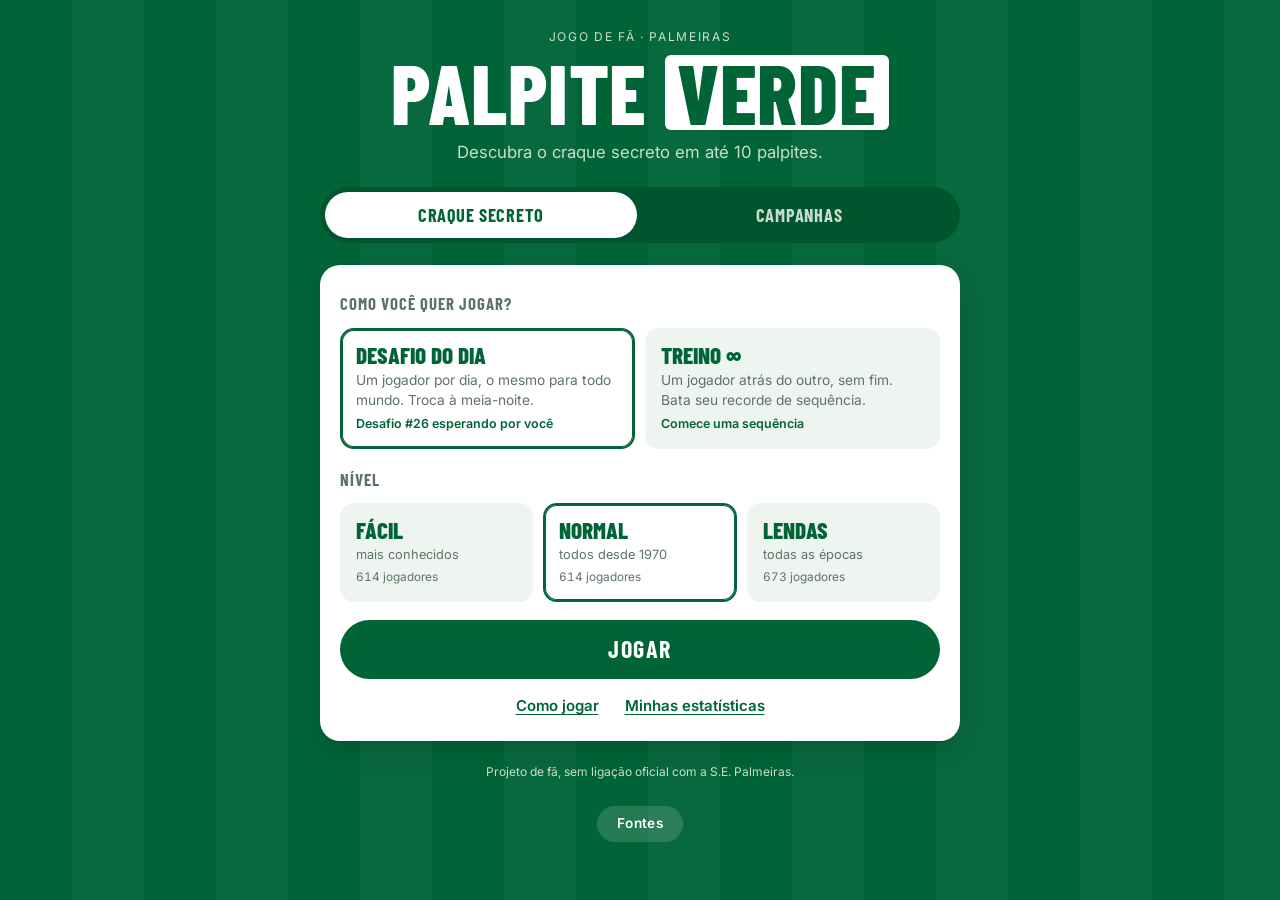
<file: index.html>
<!doctype html>
<html lang="pt-BR">
<head>
  <meta charset="utf-8">
  <meta name="viewport" content="width=device-width, initial-scale=1, viewport-fit=cover">
  <title>Palpite Verde</title>
  <meta name="description" content="Adivinhe o jogador do Palmeiras em 10 palpites. Projeto de fã, não oficial.">
  <meta name="theme-color" content="#006437">
  <link rel="preconnect" href="https://fonts.googleapis.com">
  <link rel="preconnect" href="https://fonts.gstatic.com" crossorigin>
  <link rel="stylesheet" href="https://fonts.googleapis.com/css2?family=Barlow+Condensed:wght@600;700;800&family=Inter:wght@400;500;600;700&display=swap">
  <link rel="stylesheet" href="css/estilo.css?v=202611101131">
</head>
<body>
  <!-- ===================== TELA INICIAL ===================== -->
  <main class="inicio" id="tela-inicio">
    <header class="inicio__marca">
      <p class="inicio__sobre">Jogo de fã · Palmeiras</p>
      <h1 class="logo">Palpite <span>Verde</span></h1>
      <p class="inicio__lema" id="lema">Descubra o craque secreto em até 10 palpites.</p>
    </header>

    <div class="jogos-abas" role="tablist" aria-label="Escolha o jogo">
      <button class="jogos-aba" id="aba-craque" role="tab" aria-selected="true" aria-controls="painel-craque">Craque secreto</button>
      <button class="jogos-aba" id="aba-campanhas" role="tab" aria-selected="false" aria-controls="painel-campanhas">Campanhas</button>
    </div>

    <section class="painel" id="painel-craque" role="tabpanel" aria-labelledby="t-modo">
      <h2 class="painel__titulo" id="t-modo">Como você quer jogar?</h2>
      <div class="opcoes-grandes" role="radiogroup" aria-labelledby="t-modo">
        <button class="opcao" id="op-dia" data-modo="dia" role="radio" aria-checked="true">
          <span class="opcao__nome">Desafio do dia</span>
          <span class="opcao__texto">Um jogador por dia, o mesmo para todo mundo. Troca à meia-noite.</span>
          <span class="opcao__extra" id="op-dia-status"></span>
        </button>
        <button class="opcao" id="op-treino" data-modo="treino" role="radio" aria-checked="false">
          <span class="opcao__nome">Treino ∞</span>
          <span class="opcao__texto">Um jogador atrás do outro, sem fim. Bata seu recorde de sequência.</span>
          <span class="opcao__extra" id="op-treino-status"></span>
        </button>
      </div>

      <h2 class="painel__titulo" id="t-nivel">Nível</h2>
      <div class="niveis" role="radiogroup" aria-labelledby="t-nivel">
        <button class="nivel" id="nv-facil" data-nivel="facil" role="radio" aria-checked="false">
          <span class="nivel__nome">Fácil</span><span class="nivel__ano">mais conhecidos</span><span class="nivel__qtd" data-qtd="facil"></span>
        </button>
        <button class="nivel" id="nv-dificil" data-nivel="dificil" role="radio" aria-checked="true">
          <span class="nivel__nome">Normal</span><span class="nivel__ano">todos desde 1970</span><span class="nivel__qtd" data-qtd="dificil"></span>
        </button>
        <button class="nivel" id="nv-lendas" data-nivel="lendas" role="radio" aria-checked="false">
          <span class="nivel__nome">Lendas</span><span class="nivel__ano">todas as épocas</span><span class="nivel__qtd" data-qtd="lendas"></span>
        </button>
      </div>

      <button class="botao botao--grande" id="btn-jogar">Jogar</button>
      <div class="inicio__links">
        <button class="link" id="btn-ajuda-inicio">Como jogar</button>
        <button class="link" id="btn-stats-inicio">Minhas estatísticas</button>
      </div>
    </section>

    <section class="painel" id="painel-campanhas" role="tabpanel" aria-labelledby="t-camp" hidden>
      <h2 class="painel__titulo" id="t-camp">Campeonato</h2>
      <div class="opcoes-grandes" role="radiogroup" aria-labelledby="t-camp">
        <button class="opcao camp-comp" id="cp-libertadores" data-comp="libertadores" role="radio" aria-checked="true">
          <span class="opcao__nome">Libertadores</span>
          <span class="opcao__texto">Da fase de grupos à final. A dica é a bandeira do país de cada adversário.</span>
          <span class="opcao__extra" data-anos="libertadores"></span>
        </button>
        <button class="opcao camp-comp" id="cp-copa" data-comp="copa" role="radio" aria-checked="false">
          <span class="opcao__nome">Copa do Brasil</span>
          <span class="opcao__texto">A chave do mata-mata. A dica é o estado de cada adversário.</span>
          <span class="opcao__extra" data-anos="copa"></span>
        </button>
      </div>

      <h2 class="painel__titulo" id="t-camp-modo">Modo</h2>
      <div class="niveis" role="radiogroup" aria-labelledby="t-camp-modo">
        <button class="nivel camp-modo" id="cm-normal" data-modo="normal" role="radio" aria-checked="true">
          <span class="nivel__nome">Normal</span>
        </button>
        <button class="nivel camp-modo" id="cm-dificil" data-modo="dificil" role="radio" aria-checked="false">
          <span class="nivel__nome">Difícil</span>
        </button>
        <button class="nivel camp-modo" id="cm-extremo" data-modo="extremo" role="radio" aria-checked="false">
          <span class="nivel__nome">Extremo</span>
        </button>
      </div>

      <button class="botao botao--grande" id="btn-jogar-camp">Jogar</button>
      <div class="inicio__links">
        <button class="link" id="btn-ajuda-camp-inicio">Como jogar</button>
      </div>
    </section>

    <p class="rodape">Projeto de fã, sem ligação oficial com a S.E. Palmeiras.</p>
    <button class="botao-fontes" data-fontes>Fontes</button>
  </main>

  <!-- ===================== TELA DE JOGO ===================== -->
  <div class="jogo" id="tela-jogo" hidden>
    <header class="barra">
      <button class="barra__voltar" id="btn-inicio" aria-label="Voltar para o início">← Início</button>
      <p class="barra__titulo"><span class="logo logo--mini">Palpite <span>Verde</span></span><span class="chip" id="chip-modo"></span></p>
      <nav class="barra__acoes">
        <button class="icone" id="btn-stats" aria-label="Estatísticas" title="Estatísticas">
          <svg viewBox="0 0 20 20" aria-hidden="true"><rect x="3" y="10" width="3" height="7" rx="1"/><rect x="8.5" y="6" width="3" height="11" rx="1"/><rect x="14" y="3" width="3" height="14" rx="1"/></svg>
        </button>
        <button class="icone" id="btn-ajuda" aria-label="Como jogar" title="Como jogar">?</button>
      </nav>
    </header>

    <main class="palco">
      <div class="placar" id="placar" hidden aria-label="Placar do treino infinito">
        <div><b id="placar-acertos">0/0</b><small>Acertos</small></div>
        <div><b id="placar-seq">0</b><small>Sequência</small></div>
        <div><b id="placar-recorde">0</b><small>Recorde</small></div>
      </div>

      <div class="linha-status">
        <p class="status" id="status" aria-live="polite"></p>
        <button class="botao botao--contorno botao--pequeno" id="btn-novo" hidden>Pular</button>
      </div>

      <form class="busca" id="form-palpite" autocomplete="off">
        <label for="campo" class="sr">Seu palpite</label>
        <input id="campo" class="busca__campo" type="text" placeholder="Digite o nome de um jogador"
               role="combobox" aria-expanded="false" aria-controls="sugestoes" aria-autocomplete="list" spellcheck="false">
        <ul class="sugestoes" id="sugestoes" role="listbox" hidden></ul>
      </form>

      <div class="legenda" aria-hidden="true">
        <span><i class="pin pin--ok"></i>Acertou</span>
        <span><i class="pin pin--perto"></i>Perto</span>
        <span><i class="pin pin--longe"></i>Longe</span>
        <span>↑↓ o certo é maior/menor</span>
      </div>

      <section class="fim" id="fim" hidden>
        <p class="fim__selo" id="fim-selo"></p>
        <h2 id="fim-titulo"></h2>
        <p id="fim-texto"></p>
        <div class="fim__acoes">
          <button class="botao" id="btn-de-novo" hidden>Próximo jogador →</button>
          <button class="botao" id="btn-card">Criar card do resultado</button>
          <button class="botao botao--contorno" id="btn-compartilhar">Copiar resultado</button>
        </div>
        <p class="fim__proximo" id="fim-proximo"></p>
        <p><a id="fim-wiki" class="fim__wiki" target="_blank" rel="noopener" hidden>Ver o jogador na Wikipédia ↗</a></p>
      </section>

      <section class="palpites" id="palpites" aria-label="Seus palpites"></section>
      <button class="botao-fontes" data-fontes>Fontes</button>
    </main>
  </div>

  <!-- ===================== JOGO DE CAMPANHAS ===================== -->
  <div class="jogo" id="tela-campanha" hidden>
    <header class="barra">
      <button class="barra__voltar" id="btn-camp-inicio" aria-label="Voltar para o início">← Início</button>
      <p class="barra__titulo"><span class="logo logo--mini">Palpite <span>Verde</span></span><span class="chip" id="camp-chip"></span></p>
      <nav class="barra__acoes">
        <button class="icone" id="btn-ajuda-camp" aria-label="Como jogar" title="Como jogar">?</button>
      </nav>
    </header>

    <main class="palco">
      <h2 class="camp-cabecalho"><span class="camp-cabecalho__ano" id="camp-ano-titulo"></span><span class="camp-cabecalho__comp" id="camp-comp-titulo"></span></h2>
      <div class="placar" aria-label="Placar da campanha">
        <div><b id="camp-acertos">0/0</b><small>Jogos descobertos</small></div>
        <div><b id="camp-chances">0</b><small>Chances</small></div>
        <div><b id="camp-total">0</b><small>Jogos na campanha</small></div>
      </div>

      <form class="busca busca--camp" id="form-camp" autocomplete="off">
        <div class="busca__linha">
          <div class="busca__time">
            <label for="camp-campo" class="sr">Adversário</label>
            <input id="camp-campo" class="busca__campo" type="text" placeholder="Digite um adversário"
                   role="combobox" aria-expanded="false" aria-controls="camp-sugestoes" aria-autocomplete="list" spellcheck="false">
            <ul class="sugestoes" id="camp-sugestoes" role="listbox" hidden></ul>
          </div>
          <div class="placar-palpite" id="camp-placar" hidden>
            <label class="gol"><span>SEP</span><input id="camp-gp" type="number" inputmode="numeric" min="0" max="20" aria-label="Gols do Palmeiras"></label>
            <span class="gol__x" aria-hidden="true">×</span>
            <label class="gol"><span>RIVAL</span><input id="camp-gc" type="number" inputmode="numeric" min="0" max="20" aria-label="Gols do adversário"></label>
          </div>
          <button class="botao botao--chutar" id="btn-chutar" type="submit">Chutar</button>
        </div>
      </form>

      <p class="camp-retorno" id="camp-retorno" aria-live="polite"></p>
      <div class="camp-erros" id="camp-erros" aria-label="Palpites errados"></div>

      <section class="fim" id="camp-fim" hidden>
        <p class="fim__selo" id="camp-fim-selo"></p>
        <h2 id="camp-fim-titulo"></h2>
        <p id="camp-fim-texto"></p>
        <div class="fim__acoes">
          <button class="botao" id="btn-camp-outro">Jogar outra campanha</button>
          <button class="botao" id="btn-camp-card">Criar card do resultado</button>
          <button class="botao botao--contorno" id="btn-camp-copiar">Copiar resultado</button>
        </div>
      </section>

      <section class="chave" id="camp-chave" aria-label="Campanha do Palmeiras"></section>
      <button class="botao-fontes" data-fontes>Fontes</button>
    </main>
  </div>

  <!-- ===================== MODAIS ===================== -->
  <dialog class="modal modal--fontes" id="modal-fontes">
    <button class="modal__fechar" data-fechar aria-label="Fechar">×</button>
    <h2>Fontes</h2>
    <p class="sub">Projeto de fã, sem ligação oficial com a Sociedade Esportiva Palmeiras. Os dados podem conter erros; correções são bem-vindas.</p>

    <h3>Craque secreto: jogadores</h3>
    <ul class="fontes">
      <li><a href="https://pt.wikipedia.org/wiki/Categoria:Futebolistas_da_Sociedade_Esportiva_Palmeiras" target="_blank" rel="noopener">Wikipédia em português</a>: fichas dos jogadores (jogos, gols, anos, posição e nascimento). Licença CC BY-SA 4.0.</li>
      <li><a href="https://www.wikidata.org" target="_blank" rel="noopener">Wikidata</a>: lista de quem passou pelo clube e dados que faltam nas fichas. Licença CC0.</li>
      <li><a href="https://www.kaggle.com/datasets/felipesembay/sofascore-and-transfermarkt-football-data" target="_blank" rel="noopener">Kaggle: Sofascore and Transfermarkt Football Data</a> (felipesembay): jogadores de 2024 sem artigo na Wikipédia. Licença DbCL 1.0.</li>
    </ul>

    <h3>Campanhas: Libertadores e Copa do Brasil</h3>
    <ul class="fontes">
      <li><a href="https://www.kaggle.com/datasets/ernestonlm/conmebol-libertadores-results-from-2011-to-2022" target="_blank" rel="noopener">Kaggle: Conmebol Libertadores results</a> (ernestonlm): Libertadores 2013 e 2016–2024. Licença CC0.</li>
      <li><a href="https://www.kaggle.com/datasets/ricardomattos05/jogos-do-campeonato-brasileiro" target="_blank" rel="noopener">Kaggle: Brazilian Soccer Database</a> (ricardomattos05): Copa do Brasil 2012–2021. Licença CC BY 4.0.</li>
      <li><a href="https://www.rsssf.org" target="_blank" rel="noopener">RSSSF – Rec.Sport.Soccer Statistics Foundation</a> e RSSSF Brasil: Libertadores 1994–2009 e Copa do Brasil 1992–2011 e 2022–2024. Dados usados com crédito à RSSSF e aos autores das páginas.</li>
      <li><a href="https://en.wikipedia.org/wiki/2025_SE_Palmeiras_season" target="_blank" rel="noopener">Wikipédia em inglês: 2025 SE Palmeiras season</a>: campanhas de 2025. Licença CC BY-SA 4.0.</li>
    </ul>

    <h3>Imagens e letras</h3>
    <ul class="fontes">
      <li><a href="https://commons.wikimedia.org" target="_blank" rel="noopener">Wikimedia Commons</a>: bandeiras dos estados e países (domínio público).</li>
      <li><a href="https://fonts.google.com" target="_blank" rel="noopener">Google Fonts</a>: Barlow Condensed e Inter (licença SIL Open Font).</li>
    </ul>
  </dialog>

  <dialog class="modal" id="modal-ajuda-camp">
    <button class="modal__fechar" data-fechar aria-label="Fechar">×</button>
    <h2>Campanhas</h2>
    <p>Escolha a Libertadores ou a Copa do Brasil; o ano é sorteado a cada partida. Aparece a campanha do Palmeiras jogo a jogo, com a fase, a data, o mando e uma dica de cada adversário: a <b>bandeira do país</b> na Libertadores, o <b>estado</b> na Copa do Brasil.</p>
    <p>Descubra quem o Palmeiras enfrentou. Cada palpite gasta uma chance, certo ou errado. Para calcular as chances, os jogos contra o mesmo adversário numa fase contam como um só (ida e volta no mata-mata, casa e fora nos grupos). No Extremo, cada jogo conta separado (casa e fora nos grupos e ida e volta no mata-mata valem 2).</p>
    <table class="tabela">
      <tr><th>Normal</th><td>chances = 2 × número de jogos. Acertou o time, aparecem todos os jogos contra ele.</td></tr>
      <tr><th>Difícil</th><td>chances = 1,5 × número de jogos. Mesmas regras do Normal.</td></tr>
      <tr><th>Extremo</th><td>chances = 1,5 × acertos necessários (cada jogo conta: casa e fora nos grupos e ida e volta no mata-mata valem 2). Cada palpite é time + placar (SEP × RIVAL; caixa vazia vale 0) e revela um jogo por vez: no ida e volta, é preciso acertar os dois placares. O ano só aparece no fim.</td></tr>
    </table>
    <p class="sub">Disponível: Libertadores 1994–2025 (as edições disputadas pelo Palmeiras desde o formato com mata-mata) e Copa do Brasil 1992–2025. Placares no tempo normal; pênaltis indicados no agregado. Em alguns jogos antigos a fonte não traz a data.</p>
  </dialog>

  <dialog class="modal" id="modal-ajuda">
    <button class="modal__fechar" data-fechar aria-label="Fechar">×</button>
    <h2>Como jogar</h2>
    <p>Descubra o jogador secreto do Palmeiras em até <strong>10 palpites</strong>. Cada palpite mostra uma ficha que compara o jogador que você chutou com o secreto:</p>
    <ul class="regras">
      <li><i class="pin pin--ok"></i><b>Verde</b>: igual ao jogador secreto.</li>
      <li><i class="pin pin--perto"></i><b>Verde-claro</b>: chegou perto.</li>
      <li><i class="pin pin--longe"></i><b>Cinza</b>: longe.</li>
      <li><b>↑ / ↓</b>: o número do jogador secreto é maior / menor.</li>
      <li><i class="pin pin--sem"></i><b>?</b>: a fonte não informa esse dado.</li>
    </ul>
    <h3>O que conta como “perto”</h3>
    <table class="tabela">
      <tr><th>Estreia / Último jogo</th><td>até 5 anos de diferença</td></tr>
      <tr><th>Jogos</th><td>até 25 jogos</td></tr>
      <tr><th>Gols</th><td>até 10 gols</td></tr>
      <tr><th>Nascimento</th><td>outro estado da mesma região do Brasil</td></tr>
      <tr><th>Posição e país</th><td>não têm “perto”: ou acertou, ou está longe</td></tr>
    </table>
    <h3>Níveis</h3>
    <p><b>Fácil</b> e <b>Normal</b>: valem jogadores que atuaram pelo clube de 1970 para cá. No Fácil, o jogador sorteado é de 2010 em diante em 95% das vezes; no Normal, é de 2000 em diante em 75% das vezes. <b>Lendas</b>: todas as épocas, incluindo os grandes nomes de antes de 1970.</p>
    <p>O sorteio dá preferência a jogadores mais recentes e a quem tem mais jogos pelo clube. Quem ainda está no elenco aparece com último jogo em 2026.</p>
  </dialog>

  <dialog class="modal" id="modal-stats">
    <button class="modal__fechar" data-fechar aria-label="Fechar">×</button>
    <h2>Suas estatísticas</h2>
    <p class="sub" id="stats-sub">Desafio do dia</p>
    <div class="numeros" id="numeros"></div>
    <h3>Palpites por vitória</h3>
    <div class="barras" id="barras"></div>
  </dialog>

  <dialog class="modal modal--card" id="modal-card">
    <button class="modal__fechar" data-fechar aria-label="Fechar">×</button>
    <h2>Card do resultado</h2>
    <img class="card-previa" id="card-img" alt="Card com o resultado da partida">
    <p class="sub" id="card-dica">Mande para os amigos no WhatsApp ou salve a imagem para postar.</p>
    <div class="fim__acoes">
      <button class="botao botao--whatsapp" id="btn-whatsapp-card">Enviar no WhatsApp</button>
      <button class="botao" id="btn-salvar-card">Salvar imagem</button>
      <button class="botao botao--contorno" id="btn-copiar-card">Copiar texto</button>
    </div>
  </dialog>

  <div class="aviso" id="aviso" role="status" hidden></div>

  <script src="js/jogadores.js?v=202611101131"></script>
  <script src="js/jogo.js?v=202611101131"></script>
  <script src="js/campanhas.js?v=202611101131"></script>
  <script src="js/campanhas-jogo.js?v=202611101131"></script>
</body>
</html>
</file>
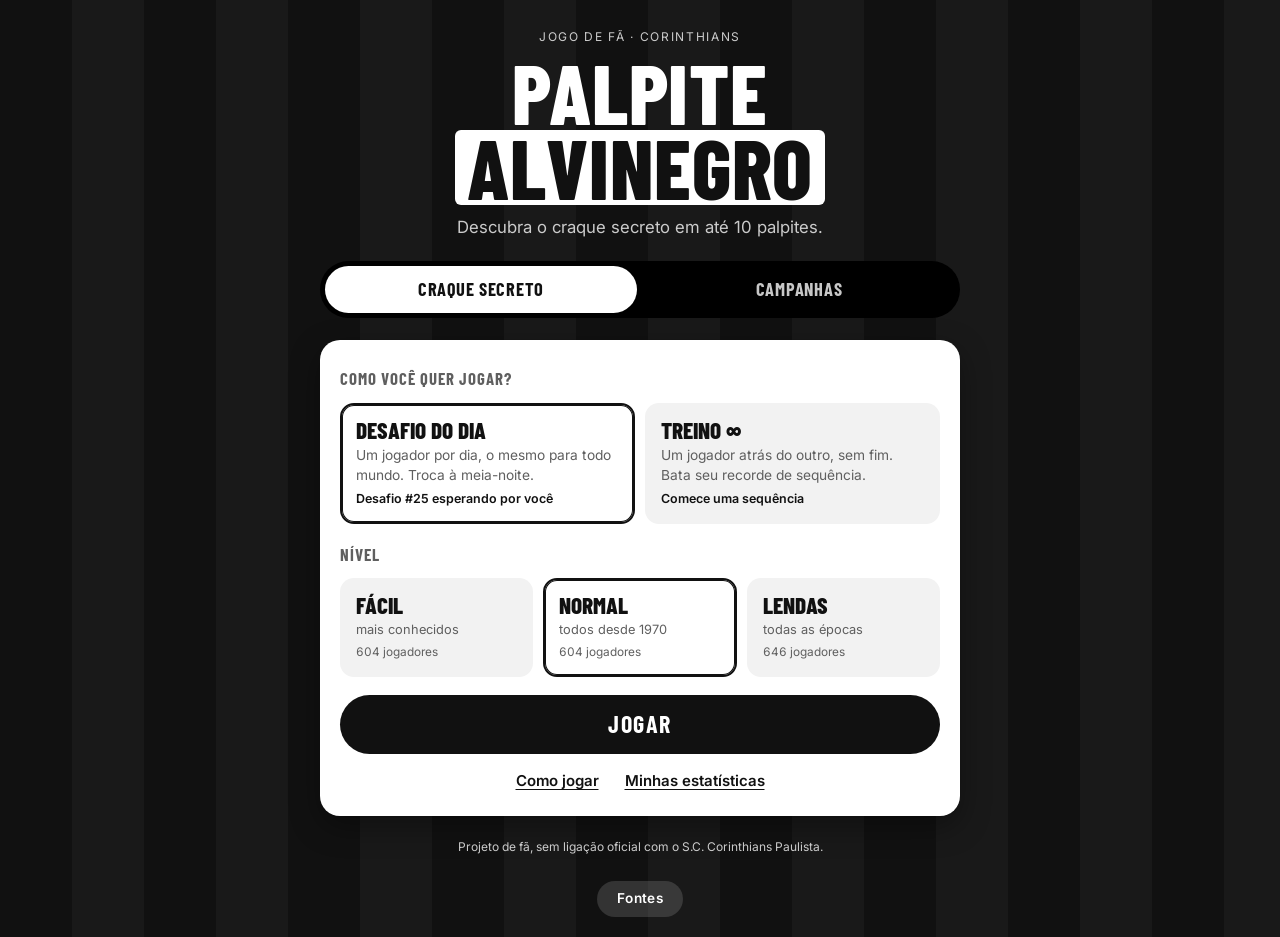
<file: corinthians/index.html>
<!doctype html>
<html lang="pt-BR">
<head>
  <meta charset="utf-8">
  <meta name="viewport" content="width=device-width, initial-scale=1, viewport-fit=cover">
  <title>Palpite Alvinegro</title>
  <meta name="description" content="Adivinhe o jogador do Corinthians em 10 palpites. Projeto de fã, não oficial.">
  <meta name="theme-color" content="#111111">
  <link rel="preconnect" href="https://fonts.googleapis.com">
  <link rel="preconnect" href="https://fonts.gstatic.com" crossorigin>
  <link rel="stylesheet" href="https://fonts.googleapis.com/css2?family=Barlow+Condensed:wght@600;700;800&family=Inter:wght@400;500;600;700&display=swap">
  <link rel="stylesheet" href="../css/estilo.css?v=202611101131">
  <link rel="stylesheet" href="css/tema.css?v=202611101131">
</head>
<body>
  <!-- ===================== TELA INICIAL ===================== -->
  <main class="inicio" id="tela-inicio">
    <header class="inicio__marca">
      <p class="inicio__sobre">Jogo de fã · Corinthians</p>
      <h1 class="logo">Palpite <span>Alvinegro</span></h1>
      <p class="inicio__lema" id="lema">Descubra o craque secreto em até 10 palpites.</p>
    </header>

    <div class="jogos-abas" role="tablist" aria-label="Escolha o jogo">
      <button class="jogos-aba" id="aba-craque" role="tab" aria-selected="true" aria-controls="painel-craque">Craque secreto</button>
      <button class="jogos-aba" id="aba-campanhas" role="tab" aria-selected="false" aria-controls="painel-campanhas">Campanhas</button>
    </div>

    <section class="painel" id="painel-craque" role="tabpanel" aria-labelledby="t-modo">
      <h2 class="painel__titulo" id="t-modo">Como você quer jogar?</h2>
      <div class="opcoes-grandes" role="radiogroup" aria-labelledby="t-modo">
        <button class="opcao" id="op-dia" data-modo="dia" role="radio" aria-checked="true">
          <span class="opcao__nome">Desafio do dia</span>
          <span class="opcao__texto">Um jogador por dia, o mesmo para todo mundo. Troca à meia-noite.</span>
          <span class="opcao__extra" id="op-dia-status"></span>
        </button>
        <button class="opcao" id="op-treino" data-modo="treino" role="radio" aria-checked="false">
          <span class="opcao__nome">Treino ∞</span>
          <span class="opcao__texto">Um jogador atrás do outro, sem fim. Bata seu recorde de sequência.</span>
          <span class="opcao__extra" id="op-treino-status"></span>
        </button>
      </div>

      <h2 class="painel__titulo" id="t-nivel">Nível</h2>
      <div class="niveis" role="radiogroup" aria-labelledby="t-nivel">
        <button class="nivel" id="nv-facil" data-nivel="facil" role="radio" aria-checked="false">
          <span class="nivel__nome">Fácil</span><span class="nivel__ano">mais conhecidos</span><span class="nivel__qtd" data-qtd="facil"></span>
        </button>
        <button class="nivel" id="nv-dificil" data-nivel="dificil" role="radio" aria-checked="true">
          <span class="nivel__nome">Normal</span><span class="nivel__ano">todos desde 1970</span><span class="nivel__qtd" data-qtd="dificil"></span>
        </button>
        <button class="nivel" id="nv-lendas" data-nivel="lendas" role="radio" aria-checked="false">
          <span class="nivel__nome">Lendas</span><span class="nivel__ano">todas as épocas</span><span class="nivel__qtd" data-qtd="lendas"></span>
        </button>
      </div>

      <button class="botao botao--grande" id="btn-jogar">Jogar</button>
      <div class="inicio__links">
        <button class="link" id="btn-ajuda-inicio">Como jogar</button>
        <button class="link" id="btn-stats-inicio">Minhas estatísticas</button>
      </div>
    </section>

    <section class="painel" id="painel-campanhas" role="tabpanel" aria-labelledby="t-camp" hidden>
      <h2 class="painel__titulo" id="t-camp">Campeonato</h2>
      <div class="opcoes-grandes" role="radiogroup" aria-labelledby="t-camp">
        <button class="opcao camp-comp" id="cp-libertadores" data-comp="libertadores" role="radio" aria-checked="true">
          <span class="opcao__nome">Libertadores</span>
          <span class="opcao__texto">Da fase de grupos à final. A dica é a bandeira do país de cada adversário.</span>
          <span class="opcao__extra" data-anos="libertadores"></span>
        </button>
        <button class="opcao camp-comp" id="cp-copa" data-comp="copa" role="radio" aria-checked="false">
          <span class="opcao__nome">Copa do Brasil</span>
          <span class="opcao__texto">A chave do mata-mata. A dica é o estado de cada adversário.</span>
          <span class="opcao__extra" data-anos="copa"></span>
        </button>
      </div>

      <h2 class="painel__titulo" id="t-camp-modo">Modo</h2>
      <div class="niveis" role="radiogroup" aria-labelledby="t-camp-modo">
        <button class="nivel camp-modo" id="cm-normal" data-modo="normal" role="radio" aria-checked="true">
          <span class="nivel__nome">Normal</span>
        </button>
        <button class="nivel camp-modo" id="cm-dificil" data-modo="dificil" role="radio" aria-checked="false">
          <span class="nivel__nome">Difícil</span>
        </button>
        <button class="nivel camp-modo" id="cm-extremo" data-modo="extremo" role="radio" aria-checked="false">
          <span class="nivel__nome">Extremo</span>
        </button>
      </div>

      <button class="botao botao--grande" id="btn-jogar-camp">Jogar</button>
      <div class="inicio__links">
        <button class="link" id="btn-ajuda-camp-inicio">Como jogar</button>
      </div>
    </section>

    <p class="rodape">Projeto de fã, sem ligação oficial com o S.C. Corinthians Paulista.</p>
    <button class="botao-fontes" data-fontes>Fontes</button>
  </main>

  <!-- ===================== TELA DE JOGO ===================== -->
  <div class="jogo" id="tela-jogo" hidden>
    <header class="barra">
      <button class="barra__voltar" id="btn-inicio" aria-label="Voltar para o início">← Início</button>
      <p class="barra__titulo"><span class="logo logo--mini">Palpite <span>Alvinegro</span></span><span class="chip" id="chip-modo"></span></p>
      <nav class="barra__acoes">
        <button class="icone" id="btn-stats" aria-label="Estatísticas" title="Estatísticas">
          <svg viewBox="0 0 20 20" aria-hidden="true"><rect x="3" y="10" width="3" height="7" rx="1"/><rect x="8.5" y="6" width="3" height="11" rx="1"/><rect x="14" y="3" width="3" height="14" rx="1"/></svg>
        </button>
        <button class="icone" id="btn-ajuda" aria-label="Como jogar" title="Como jogar">?</button>
      </nav>
    </header>

    <main class="palco">
      <div class="placar" id="placar" hidden aria-label="Placar do treino infinito">
        <div><b id="placar-acertos">0/0</b><small>Acertos</small></div>
        <div><b id="placar-seq">0</b><small>Sequência</small></div>
        <div><b id="placar-recorde">0</b><small>Recorde</small></div>
      </div>

      <div class="linha-status">
        <p class="status" id="status" aria-live="polite"></p>
        <button class="botao botao--contorno botao--pequeno" id="btn-novo" hidden>Pular</button>
      </div>

      <form class="busca" id="form-palpite" autocomplete="off">
        <label for="campo" class="sr">Seu palpite</label>
        <input id="campo" class="busca__campo" type="text" placeholder="Digite o nome de um jogador"
               role="combobox" aria-expanded="false" aria-controls="sugestoes" aria-autocomplete="list" spellcheck="false">
        <ul class="sugestoes" id="sugestoes" role="listbox" hidden></ul>
      </form>

      <div class="legenda" aria-hidden="true">
        <span><i class="pin pin--ok"></i>Acertou</span>
        <span><i class="pin pin--perto"></i>Perto</span>
        <span><i class="pin pin--longe"></i>Longe</span>
        <span>↑↓ o certo é maior/menor</span>
      </div>

      <section class="fim" id="fim" hidden>
        <p class="fim__selo" id="fim-selo"></p>
        <h2 id="fim-titulo"></h2>
        <p id="fim-texto"></p>
        <div class="fim__acoes">
          <button class="botao" id="btn-de-novo" hidden>Próximo jogador →</button>
          <button class="botao" id="btn-card">Criar card do resultado</button>
          <button class="botao botao--contorno" id="btn-compartilhar">Copiar resultado</button>
        </div>
        <p class="fim__proximo" id="fim-proximo"></p>
        <p><a id="fim-wiki" class="fim__wiki" target="_blank" rel="noopener" hidden>Ver o jogador na Wikipédia ↗</a></p>
      </section>

      <section class="palpites" id="palpites" aria-label="Seus palpites"></section>
      <button class="botao-fontes" data-fontes>Fontes</button>
    </main>
  </div>

  <!-- ===================== JOGO DE CAMPANHAS ===================== -->
  <div class="jogo" id="tela-campanha" hidden>
    <header class="barra">
      <button class="barra__voltar" id="btn-camp-inicio" aria-label="Voltar para o início">← Início</button>
      <p class="barra__titulo"><span class="logo logo--mini">Palpite <span>Alvinegro</span></span><span class="chip" id="camp-chip"></span></p>
      <nav class="barra__acoes">
        <button class="icone" id="btn-ajuda-camp" aria-label="Como jogar" title="Como jogar">?</button>
      </nav>
    </header>

    <main class="palco">
      <h2 class="camp-cabecalho"><span class="camp-cabecalho__ano" id="camp-ano-titulo"></span><span class="camp-cabecalho__comp" id="camp-comp-titulo"></span></h2>
      <div class="placar" aria-label="Placar da campanha">
        <div><b id="camp-acertos">0/0</b><small>Jogos descobertos</small></div>
        <div><b id="camp-chances">0</b><small>Chances</small></div>
        <div><b id="camp-total">0</b><small>Jogos na campanha</small></div>
      </div>

      <form class="busca busca--camp" id="form-camp" autocomplete="off">
        <div class="busca__linha">
          <div class="busca__time">
            <label for="camp-campo" class="sr">Adversário</label>
            <input id="camp-campo" class="busca__campo" type="text" placeholder="Digite um adversário"
                   role="combobox" aria-expanded="false" aria-controls="camp-sugestoes" aria-autocomplete="list" spellcheck="false">
            <ul class="sugestoes" id="camp-sugestoes" role="listbox" hidden></ul>
          </div>
          <div class="placar-palpite" id="camp-placar" hidden>
            <label class="gol"><span>COR</span><input id="camp-gp" type="number" inputmode="numeric" min="0" max="20" aria-label="Gols do Corinthians"></label>
            <span class="gol__x" aria-hidden="true">×</span>
            <label class="gol"><span>RIVAL</span><input id="camp-gc" type="number" inputmode="numeric" min="0" max="20" aria-label="Gols do adversário"></label>
          </div>
          <button class="botao botao--chutar" id="btn-chutar" type="submit">Chutar</button>
        </div>
      </form>

      <p class="camp-retorno" id="camp-retorno" aria-live="polite"></p>
      <div class="camp-erros" id="camp-erros" aria-label="Palpites errados"></div>

      <section class="fim" id="camp-fim" hidden>
        <p class="fim__selo" id="camp-fim-selo"></p>
        <h2 id="camp-fim-titulo"></h2>
        <p id="camp-fim-texto"></p>
        <div class="fim__acoes">
          <button class="botao" id="btn-camp-outro">Jogar outra campanha</button>
          <button class="botao" id="btn-camp-card">Criar card do resultado</button>
          <button class="botao botao--contorno" id="btn-camp-copiar">Copiar resultado</button>
        </div>
      </section>

      <section class="chave" id="camp-chave" aria-label="Campanha do Corinthians"></section>
      <button class="botao-fontes" data-fontes>Fontes</button>
    </main>
  </div>

  <!-- ===================== MODAIS ===================== -->
  <dialog class="modal modal--fontes" id="modal-fontes">
    <button class="modal__fechar" data-fechar aria-label="Fechar">×</button>
    <h2>Fontes</h2>
    <p class="sub">Projeto de fã, sem ligação oficial com o Sport Club Corinthians Paulista. Os dados podem conter erros; correções são bem-vindas.</p>

    <h3>Craque secreto: jogadores</h3>
    <ul class="fontes">
      <li><a href="https://pt.wikipedia.org/wiki/Categoria:Futebolistas_do_Sport_Club_Corinthians_Paulista" target="_blank" rel="noopener">Wikipédia em português</a>: fichas dos jogadores (jogos, gols, anos, posição e nascimento). Licença CC BY-SA 4.0.</li>
      <li><a href="https://www.wikidata.org" target="_blank" rel="noopener">Wikidata</a>: lista de quem passou pelo clube e dados que faltam nas fichas. Licença CC0.</li>
    </ul>

    <h3>Campanhas: Libertadores e Copa do Brasil</h3>
    <ul class="fontes">
      <li><a href="https://www.kaggle.com/datasets/ernestonlm/conmebol-libertadores-results-from-2011-to-2022" target="_blank" rel="noopener">Kaggle: Conmebol Libertadores results</a> (ernestonlm): Libertadores 2012–2023. Licença CC0.</li>
      <li><a href="https://www.kaggle.com/datasets/ricardomattos05/jogos-do-campeonato-brasileiro" target="_blank" rel="noopener">Kaggle: Brazilian Soccer Database</a> (ricardomattos05): Copa do Brasil 2012–2021. Licença CC BY 4.0.</li>
      <li><a href="https://www.rsssf.org" target="_blank" rel="noopener">RSSSF – Rec.Sport.Soccer Statistics Foundation</a> e RSSSF Brasil: Libertadores 1996–2010 e Copa do Brasil 1989–2009 e 2022–2024; pênaltis de alguns confrontos. Dados usados com crédito à RSSSF e aos autores das páginas.</li>
      <li><a href="https://en.wikipedia.org/wiki/2025_Sport_Club_Corinthians_Paulista_season" target="_blank" rel="noopener">Wikipédia em inglês: 2025 Sport Club Corinthians Paulista season</a>: Copa do Brasil 2025. Licença CC BY-SA 4.0.</li>
    </ul>

    <h3>Imagens e letras</h3>
    <ul class="fontes">
      <li><a href="https://commons.wikimedia.org" target="_blank" rel="noopener">Wikimedia Commons</a>: bandeiras dos estados e países (domínio público).</li>
      <li><a href="https://fonts.google.com" target="_blank" rel="noopener">Google Fonts</a>: Barlow Condensed e Inter (licença SIL Open Font).</li>
    </ul>
  </dialog>

  <dialog class="modal" id="modal-ajuda-camp">
    <button class="modal__fechar" data-fechar aria-label="Fechar">×</button>
    <h2>Campanhas</h2>
    <p>Escolha a Libertadores ou a Copa do Brasil; o ano é sorteado a cada partida. Aparece a campanha do Corinthians jogo a jogo, com a fase, a data, o mando e uma dica de cada adversário: a <b>bandeira do país</b> na Libertadores, o <b>estado</b> na Copa do Brasil.</p>
    <p>Descubra quem o Corinthians enfrentou. Cada palpite gasta uma chance, certo ou errado. Para calcular as chances, os jogos contra o mesmo adversário numa fase contam como um só (ida e volta no mata-mata, casa e fora nos grupos). No Extremo, cada jogo conta separado (casa e fora nos grupos e ida e volta no mata-mata valem 2).</p>
    <table class="tabela">
      <tr><th>Normal</th><td>chances = 2 × número de jogos. Acertou o time, aparecem todos os jogos contra ele.</td></tr>
      <tr><th>Difícil</th><td>chances = 1,5 × número de jogos. Mesmas regras do Normal.</td></tr>
      <tr><th>Extremo</th><td>chances = 1,5 × acertos necessários (cada jogo conta: casa e fora nos grupos e ida e volta no mata-mata valem 2). Cada palpite é time + placar (COR × RIVAL; caixa vazia vale 0) e revela um jogo por vez: no ida e volta, é preciso acertar os dois placares. O ano só aparece no fim.</td></tr>
    </table>
    <p class="sub">Disponível: Libertadores 1996–2023 (as edições em que o Corinthians chegou à fase de grupos) e Copa do Brasil 1989–2025. Placares no tempo normal; pênaltis indicados no agregado. Em alguns jogos antigos a fonte não traz a data.</p>
  </dialog>

  <dialog class="modal" id="modal-ajuda">
    <button class="modal__fechar" data-fechar aria-label="Fechar">×</button>
    <h2>Como jogar</h2>
    <p>Descubra o jogador secreto do Corinthians em até <strong>10 palpites</strong>. Cada palpite mostra uma ficha que compara o jogador que você chutou com o secreto:</p>
    <ul class="regras">
      <li><i class="pin pin--ok"></i><b>Preto</b>: igual ao jogador secreto.</li>
      <li><i class="pin pin--perto"></i><b>Cinza-claro</b>: chegou perto.</li>
      <li><i class="pin pin--longe"></i><b>Cinza</b>: longe.</li>
      <li><b>↑ / ↓</b>: o número do jogador secreto é maior / menor.</li>
      <li><i class="pin pin--sem"></i><b>?</b>: a fonte não informa esse dado.</li>
    </ul>
    <h3>O que conta como “perto”</h3>
    <table class="tabela">
      <tr><th>Estreia / Último jogo</th><td>até 5 anos de diferença</td></tr>
      <tr><th>Jogos</th><td>até 25 jogos</td></tr>
      <tr><th>Gols</th><td>até 10 gols</td></tr>
      <tr><th>Nascimento</th><td>outro estado da mesma região do Brasil</td></tr>
      <tr><th>Posição e país</th><td>não têm “perto”: ou acertou, ou está longe</td></tr>
    </table>
    <h3>Níveis</h3>
    <p><b>Fácil</b> e <b>Normal</b>: valem jogadores que atuaram pelo clube de 1970 para cá. No Fácil, o jogador sorteado é de 2010 em diante em 95% das vezes; no Normal, é de 2000 em diante em 75% das vezes. <b>Lendas</b>: todas as épocas, incluindo os grandes nomes de antes de 1970.</p>
    <p>O sorteio dá preferência a jogadores mais recentes e a quem tem mais jogos pelo clube. Quem ainda está no elenco aparece com último jogo em 2026.</p>
  </dialog>

  <dialog class="modal" id="modal-stats">
    <button class="modal__fechar" data-fechar aria-label="Fechar">×</button>
    <h2>Suas estatísticas</h2>
    <p class="sub" id="stats-sub">Desafio do dia</p>
    <div class="numeros" id="numeros"></div>
    <h3>Palpites por vitória</h3>
    <div class="barras" id="barras"></div>
  </dialog>

  <dialog class="modal modal--card" id="modal-card">
    <button class="modal__fechar" data-fechar aria-label="Fechar">×</button>
    <h2>Card do resultado</h2>
    <img class="card-previa" id="card-img" alt="Card com o resultado da partida">
    <p class="sub" id="card-dica">Mande para os amigos no WhatsApp ou salve a imagem para postar.</p>
    <div class="fim__acoes">
      <button class="botao botao--whatsapp" id="btn-whatsapp-card">Enviar no WhatsApp</button>
      <button class="botao" id="btn-salvar-card">Salvar imagem</button>
      <button class="botao botao--contorno" id="btn-copiar-card">Copiar texto</button>
    </div>
  </dialog>

  <div class="aviso" id="aviso" role="status" hidden></div>

  <script src="js/site.js?v=202611101131"></script>
  <script src="js/jogadores.js?v=202611101131"></script>
  <script src="../js/jogo.js?v=202611101131"></script>
  <script src="js/campanhas.js?v=202611101131"></script>
  <script src="../js/campanhas-jogo.js?v=202611101131"></script>
</body>
</html>
</file>
<file: css/estilo.css>
/* Layout: placar de estádio — campo verde Palmeiras ao fundo, painéis brancos por cima,
   títulos em letra condensada de letreiro. Visual único (não muda com o tema do aparelho). */
:root {
  --verde: #006437;          /* principal: fundo e destaques */
  --verde-fundo: #00552f;    /* faixas e sombras do fundo */
  --verde-vivo: #1f9e55;     /* "acertou" nas fichas */
  --verde-claro: #b9ecc6;    /* "perto" */
  --branco: #ffffff;         /* secundária: painéis e texto sobre o verde */
  --tinta: #0f2a1c;          /* texto sobre branco */
  --suave: #5e7367;          /* texto secundário sobre branco */
  --linha: #d9e4dc;          /* bordas sobre branco */
  --nevoa: #eef5f0;          /* fundo de itens sobre branco */
  --longe: #7d8a83;          /* "longe" */
  --derrota: #c8352e;        /* placar de derrota do Palmeiras */
  --sobre-verde: rgba(255, 255, 255, .78);

  --f-titulo: "Barlow Condensed", "Arial Narrow", "Roboto Condensed", system-ui, sans-serif;
  --f-texto: "Inter", system-ui, -apple-system, "Segoe UI", Roboto, sans-serif;

  --raio: 14px;
  --sombra: 0 2px 0 rgba(0, 0, 0, .08), 0 10px 30px rgba(0, 40, 20, .18);
  color-scheme: light;
}

* { box-sizing: border-box; }
[hidden] { display: none !important; }
html { height: 100%; }
body {
  margin: 0;
  min-height: 100%;
  font: 15px/1.45 var(--f-texto);
  color: var(--branco);
  background:
    repeating-linear-gradient(90deg, transparent 0 72px, rgba(255, 255, 255, .035) 72px 144px),
    var(--verde);
  padding-left: max(16px, env(safe-area-inset-left, 0px));
  padding-right: max(16px, env(safe-area-inset-right, 0px));
}
button { font: inherit; color: inherit; cursor: pointer; }
button:focus-visible, input:focus-visible, a:focus-visible { outline: 3px solid var(--branco); outline-offset: 2px; }
.painel button:focus-visible, .ficha :focus-visible, .modal :focus-visible, .fim :focus-visible { outline-color: var(--verde); }
.sr { position: absolute; width: 1px; height: 1px; overflow: hidden; clip: rect(0 0 0 0); }

.logo {
  margin: 0; font-family: var(--f-titulo); font-weight: 800; text-transform: uppercase;
  letter-spacing: .01em; line-height: .9; font-size: clamp(3rem, 12vw, 5.2rem);
}
.logo span { display: inline-block; background: var(--branco); color: var(--verde); padding: 0 .14em; border-radius: 6px; }
.logo--mini { font-size: 1.35rem; }
.logo--mini span { border-radius: 4px; }

/* ---------------- tela inicial ---------------- */
.inicio { max-width: 640px; margin: 0 auto; padding-block: 28px 20px; display: flex; flex-direction: column; gap: 22px; }
.inicio__marca { text-align: center; display: flex; flex-direction: column; gap: 10px; align-items: center; }
.inicio__sobre { margin: 0; font-size: .75rem; text-transform: uppercase; letter-spacing: .14em; color: var(--sobre-verde); }
.inicio__lema { margin: 0; font-size: 1.05rem; color: var(--sobre-verde); text-wrap: balance; }

.painel {
  background: var(--branco); color: var(--tinta); border-radius: 20px; box-shadow: var(--sombra);
  padding: 20px; display: flex; flex-direction: column; gap: 12px;
}
.painel__titulo {
  margin: 6px 0 0; font-family: var(--f-titulo); font-weight: 700; font-size: 1.05rem;
  text-transform: uppercase; letter-spacing: .06em; color: var(--suave);
}
.opcoes-grandes { display: grid; grid-template-columns: 1fr 1fr; gap: 10px; }
.opcao, .nivel {
  text-align: left; background: var(--nevoa); border: 2px solid transparent; border-radius: var(--raio);
  padding: 14px; display: flex; flex-direction: column; gap: 4px; min-width: 0; color: var(--tinta);
  transition: border-color .15s, background-color .15s;
}
.opcao:hover, .nivel:hover { border-color: var(--linha); }
.opcao[aria-checked="true"], .nivel[aria-checked="true"] { border-color: var(--verde); background: var(--branco); box-shadow: inset 0 0 0 1px var(--verde); }
.opcao__nome, .nivel__nome { font-family: var(--f-titulo); font-weight: 800; font-size: 1.45rem; text-transform: uppercase; line-height: 1; color: var(--verde); }
.opcao__texto { font-size: .86rem; color: var(--suave); }
.opcao__extra { font-size: .78rem; font-weight: 600; color: var(--verde); min-height: 1.1em; }
.niveis { display: grid; grid-template-columns: repeat(3, 1fr); gap: 10px; }
.nivel__ano { font-size: .8rem; color: var(--suave); }
.nivel__qtd { font-size: .74rem; color: var(--suave); font-variant-numeric: tabular-nums; }
.inicio__links { display: flex; justify-content: center; gap: 18px; flex-wrap: wrap; }
.link { border: 0; background: none; color: var(--verde); font-weight: 600; text-decoration: underline; text-underline-offset: 3px; padding: 4px; }
@media (max-width: 520px) {
  .opcoes-grandes { grid-template-columns: 1fr; }
  .niveis { grid-template-columns: 1fr; }
  .nivel { flex-direction: row; align-items: baseline; gap: 10px; flex-wrap: wrap; }
}

/* ---------------- botões ---------------- */
.botao {
  border: 0; background: var(--verde); color: var(--branco); padding: 11px 20px; border-radius: 999px;
  font-weight: 700; letter-spacing: .01em;
}
.botao:hover { background: var(--verde-fundo); }
.botao--grande { font-family: var(--f-titulo); font-size: 1.5rem; text-transform: uppercase; letter-spacing: .06em; padding: 12px 20px; margin-top: 6px; }
.botao--contorno { background: transparent; color: var(--verde); box-shadow: inset 0 0 0 2px var(--verde); }
.botao--contorno:hover { background: var(--nevoa); }
.botao--pequeno { padding: 7px 16px; }
.jogo .linha-status .botao--contorno { color: var(--branco); box-shadow: inset 0 0 0 2px var(--branco); }
.jogo .linha-status .botao--contorno:hover { background: rgba(255, 255, 255, .12); }

/* ---------------- tela de jogo ---------------- */
.jogo { max-width: 780px; margin: 0 auto; }
.barra { display: flex; align-items: center; justify-content: space-between; gap: 10px; padding-block: 12px; }
.barra__voltar { border: 0; background: rgba(255, 255, 255, .12); color: var(--branco); border-radius: 999px; padding: 7px 14px; font-weight: 600; white-space: nowrap; }
.barra__voltar:hover { background: rgba(255, 255, 255, .2); }
.barra__titulo { margin: 0; display: flex; align-items: center; gap: 10px; justify-content: center; min-width: 0; flex: 1; }
.chip { font-size: .75rem; font-weight: 600; background: rgba(255, 255, 255, .14); padding: 3px 10px; border-radius: 999px; white-space: nowrap; overflow: hidden; text-overflow: ellipsis; min-width: 0; }
.barra__acoes { display: flex; gap: 8px; flex: none; }
.icone {
  width: 38px; height: 38px; border-radius: 50%; border: 0; background: var(--branco); color: var(--verde);
  font-weight: 800; display: grid; place-items: center;
}
.icone svg { width: 18px; height: 18px; fill: currentColor; }
@media (max-width: 520px) { .logo--mini { display: none; } }

.palco { padding-block: 4px 24px; display: flex; flex-direction: column; gap: 12px; }
.placar { display: grid; grid-template-columns: repeat(3, 1fr); gap: 8px; text-align: center; }
.placar div { background: var(--verde-fundo); border-radius: var(--raio); padding: 8px 4px; }
.placar b { display: block; font-family: var(--f-titulo); font-size: 2rem; line-height: 1; font-variant-numeric: tabular-nums; }
.placar small { font-size: .68rem; color: var(--sobre-verde); text-transform: uppercase; letter-spacing: .08em; }
.linha-status { display: flex; align-items: center; justify-content: space-between; gap: 10px; min-height: 36px; }
.status { margin: 0; color: var(--sobre-verde); font-variant-numeric: tabular-nums; }

.busca { position: relative; }
.busca__campo {
  width: 100%; font: inherit; font-size: 1.05rem; padding: 15px 18px; border: 0; border-radius: var(--raio);
  background: var(--branco); color: var(--tinta); box-shadow: var(--sombra); outline: none;
}
.busca__campo:focus { box-shadow: var(--sombra), inset 0 0 0 2px var(--verde-vivo); }
.busca__campo:disabled { opacity: .75; }
.sugestoes {
  position: absolute; z-index: 5; left: 0; right: 0; top: calc(100% + 6px); list-style: none; margin: 0; padding: 4px;
  background: var(--branco); color: var(--tinta); border-radius: var(--raio); box-shadow: var(--sombra);
  max-height: 280px; overflow-y: auto;
}
.sugestoes li { padding: 10px 12px; border-radius: 10px; cursor: pointer; display: flex; justify-content: space-between; gap: 8px; }
.sugestoes li small { color: var(--suave); }
.sugestoes li[aria-selected="true"], .sugestoes li:hover { background: var(--nevoa); }

.legenda { display: flex; flex-wrap: wrap; gap: 6px 14px; justify-content: center; font-size: .8rem; color: var(--sobre-verde); }
.legenda span { display: inline-flex; align-items: center; gap: 5px; }
.pin { display: inline-block; width: 12px; height: 12px; border-radius: 3px; }
.pin--ok { background: var(--verde-vivo); box-shadow: 0 0 0 1px rgba(255, 255, 255, .6); }
.pin--perto { background: var(--verde-claro); box-shadow: 0 0 0 1px rgba(255, 255, 255, .6); }
.regras .pin--perto { box-shadow: 0 0 0 1px var(--linha); }
.pin--longe { background: var(--longe); box-shadow: 0 0 0 1px rgba(255, 255, 255, .6); }
.pin--sem { border: 1px dashed var(--suave); }

.palpites { display: flex; flex-direction: column-reverse; gap: 10px; }
.ficha { background: var(--branco); color: var(--tinta); border-radius: var(--raio); padding: 10px; box-shadow: var(--sombra); animation: entra .25s ease-out; }
.ficha--acerto { box-shadow: var(--sombra), inset 0 0 0 3px var(--verde-vivo); }
@keyframes entra { from { transform: translateY(-6px); } }
.ficha__topo { display: flex; justify-content: space-between; align-items: baseline; gap: 8px; margin: 0 2px 8px; }
.ficha__nome { font-family: var(--f-titulo); font-weight: 700; font-size: 1.3rem; text-transform: uppercase; line-height: 1; }
.ficha__n { font-size: .75rem; color: var(--suave); white-space: nowrap; }
.ficha__dados { display: grid; grid-template-columns: repeat(6, 1fr); gap: 6px; }
.dado { border-radius: 10px; padding: 7px 4px; text-align: center; color: var(--branco); min-width: 0; display: flex; flex-direction: column; align-items: center; justify-content: center; gap: 2px; }
.dado b { display: flex; align-items: center; justify-content: center; gap: 5px; font-size: .95rem; line-height: 1.15; max-width: 100%; overflow-wrap: anywhere; }
.dado small { display: block; font-size: .62rem; text-transform: uppercase; letter-spacing: .06em; opacity: .9; }
.dado img { width: 22px; height: auto; border-radius: 2px; box-shadow: 0 0 0 1px rgba(0, 0, 0, .15); flex: none; }
.dado--ok { background: var(--verde-vivo); }
.dado--perto { background: var(--verde-claro); color: var(--tinta); }
.dado--perto img { box-shadow: 0 0 0 1px rgba(0, 0, 0, .2); }
.dado--longe { background: var(--longe); }
.dado--sem { background: transparent; color: var(--suave); box-shadow: inset 0 0 0 1px var(--linha); }
@media (max-width: 560px) { .ficha__dados { grid-template-columns: repeat(3, 1fr); } }

.fim { background: var(--branco); color: var(--tinta); border-radius: 20px; padding: 18px; text-align: center; box-shadow: var(--sombra); }
.fim__selo { margin: 0; font-size: .72rem; text-transform: uppercase; letter-spacing: .12em; color: var(--suave); }
.fim h2 { margin: 4px 0; font-family: var(--f-titulo); font-weight: 800; font-size: 2.2rem; text-transform: uppercase; line-height: 1; color: var(--verde); }
.fim p { margin: 6px 0; }
.fim__acoes { display: flex; gap: 10px; justify-content: center; margin-top: 12px; flex-wrap: wrap; }
.fim__proximo { color: var(--suave); font-size: .9rem; }
.fim__wiki { color: var(--verde); font-size: .9rem; font-weight: 600; }

.rodape { text-align: center; font-size: .75rem; color: var(--sobre-verde); margin: 0; }

/* ---------------- modais ---------------- */
.modal {
  border: 0; border-radius: 20px; padding: 22px; width: min(480px, calc(100vw - 32px)); max-height: calc(100vh - 40px);
  background: var(--branco); color: var(--tinta); box-shadow: 0 20px 60px rgba(0, 0, 0, .35);
  overflow-y: auto; overscroll-behavior: contain;
}
.modal::backdrop { background: rgba(0, 30, 15, .6); }
.modal h2 { margin: 0 0 8px; font-family: var(--f-titulo); font-weight: 800; font-size: 1.8rem; text-transform: uppercase; color: var(--verde); }
.modal h3 { font-size: 1rem; margin: 16px 0 8px; }
.modal__fechar { position: absolute; right: 12px; top: 10px; border: 0; background: transparent; font-size: 1.7rem; line-height: 1; color: var(--suave); }
.regras { list-style: none; padding: 0; }
.regras li { display: flex; align-items: center; gap: 8px; margin: 6px 0; }
.regras .pin { box-shadow: none; }
.tabela { width: 100%; border-collapse: collapse; font-size: .9rem; }
.tabela th, .tabela td { text-align: left; padding: 6px 4px; border-bottom: 1px solid var(--linha); vertical-align: top; }
.sub { color: var(--suave); margin: -4px 0 8px; }
.numeros { display: grid; grid-template-columns: repeat(4, 1fr); gap: 8px; text-align: center; }
.numeros b { display: block; font-family: var(--f-titulo); font-size: 2rem; line-height: 1; color: var(--verde); font-variant-numeric: tabular-nums; }
.numeros small { font-size: .7rem; color: var(--suave); }
.barras { display: flex; flex-direction: column; gap: 4px; }
.dist-linha { display: grid; grid-template-columns: 20px 1fr; gap: 6px; align-items: center; font-size: .85rem; font-variant-numeric: tabular-nums; }
.dist-linha div { background: var(--longe); color: var(--branco); padding: 2px 6px; border-radius: 4px; text-align: right; min-width: 22px; }
.dist-linha.atual div { background: var(--verde-vivo); }
.modal--card { width: min(560px, calc(100vw - 32px)); }
.card-previa { display: block; width: 100%; max-width: 100%; height: auto; border-radius: 12px; box-shadow: 0 0 0 1px var(--linha); margin: 8px 0; background: var(--nevoa); }

.aviso {
  position: fixed; left: 50%; top: calc(16px + env(safe-area-inset-top, 0px)); transform: translateX(-50%); z-index: 20;
  background: var(--tinta); color: var(--branco); padding: 10px 16px; border-radius: 10px; font-weight: 600;
}

@media (prefers-reduced-motion: reduce) {
  .ficha { animation: none; }
  .opcao, .nivel { transition: none; }
}

/* ---------------- abas de jogos (tela inicial) ---------------- */
.jogos-abas { display: grid; grid-template-columns: 1fr 1fr; gap: 6px; background: var(--verde-fundo); padding: 5px; border-radius: 999px; }
.jogos-aba { border: 0; background: transparent; color: var(--sobre-verde); padding: 10px; border-radius: 999px; font-family: var(--f-titulo); font-weight: 700; font-size: 1.15rem; text-transform: uppercase; letter-spacing: .04em; }
.jogos-aba[aria-selected="true"] { background: var(--branco); color: var(--verde); }
.seletor { font: inherit; font-size: 1rem; padding: 12px 14px; border-radius: var(--raio); border: 2px solid var(--linha); background: var(--branco); color: var(--tinta); }
.seletor:focus-visible { outline: 3px solid var(--verde); outline-offset: 1px; }

/* ---------------- jogo de campanhas ---------------- */
.busca__linha { display: flex; gap: 8px; align-items: stretch; flex-wrap: wrap; }
.busca__time { position: relative; flex: 1 1 220px; min-width: 0; }
.placar-palpite { display: flex; align-items: center; gap: 6px; background: var(--branco); border-radius: var(--raio); padding: 6px 10px; box-shadow: var(--sombra); color: var(--tinta); }
.gol { display: flex; flex-direction: column; align-items: center; gap: 2px; }
.gol span { font-size: .62rem; font-weight: 700; letter-spacing: .08em; color: var(--suave); }
.gol input { width: 52px; font: inherit; font-family: var(--f-titulo); font-weight: 800; font-size: 1.5rem; text-align: center; border: 2px solid var(--linha); border-radius: 10px; padding: 2px; color: var(--tinta); background: var(--branco); }
.gol input:focus { outline: none; border-color: var(--verde-vivo); }
.gol__x { font-family: var(--f-titulo); font-weight: 800; font-size: 1.4rem; color: var(--suave); }
.botao--chutar { background: var(--branco); color: var(--verde); font-family: var(--f-titulo); font-size: 1.25rem; text-transform: uppercase; letter-spacing: .05em; box-shadow: var(--sombra); border-radius: var(--raio); }
.botao--chutar:hover { background: var(--nevoa); }
.botao--chutar:disabled { opacity: .6; cursor: default; }
.camp-retorno { margin: 0; min-height: 1.3em; text-align: center; font-weight: 600; }
.camp-erros { display: flex; flex-wrap: wrap; gap: 6px; justify-content: center; }
.camp-erros span { font-size: .78rem; background: rgba(255, 255, 255, .14); padding: 3px 10px; border-radius: 999px; text-decoration: line-through; text-decoration-color: rgba(255, 255, 255, .6); }
.camp-erros span.quase { text-decoration: none; background: var(--verde-claro); color: var(--tinta); }

.chave { display: flex; flex-direction: column; gap: 12px; }
.fase { background: var(--branco); color: var(--tinta); border-radius: 18px; padding: 12px; box-shadow: var(--sombra); }
.fase__titulo { margin: 0 4px 8px; display: flex; justify-content: space-between; align-items: baseline; gap: 8px; }
.fase__titulo h3 { margin: 0; font-family: var(--f-titulo); font-weight: 800; font-size: 1.3rem; text-transform: uppercase; color: var(--verde); }
.fase__titulo small { color: var(--suave); font-size: .75rem; }
.confrontos { display: grid; grid-template-columns: repeat(auto-fit, minmax(260px, 1fr)); gap: 8px; }
.confronto { border-radius: 12px; background: var(--nevoa); padding: 6px; display: flex; flex-direction: column; gap: 4px; min-width: 0; }
.confronto__agregado { font-size: .72rem; color: var(--suave); text-align: right; padding: 0 6px 2px; }
.jogo-linha { display: grid; grid-template-columns: 52px 30px 1fr auto; align-items: center; gap: 8px; background: var(--branco); border-radius: 10px; padding: 7px 8px; min-width: 0; }
.jogo-linha__data { font-size: .72rem; color: var(--suave); font-variant-numeric: tabular-nums; line-height: 1.15; }
.jogo-linha__data b { display: block; color: var(--tinta); font-size: .68rem; text-transform: uppercase; letter-spacing: .05em; }
.dica { display: flex; flex-direction: column; align-items: center; gap: 2px; font-size: .62rem; font-weight: 700; color: var(--suave); }
.dica img { width: 28px; height: auto; border-radius: 2px; box-shadow: 0 0 0 1px rgba(0, 0, 0, .15); }
.jogo-linha__adv { font-weight: 600; min-width: 0; overflow-wrap: anywhere; }
.jogo-linha__adv.oculto { color: var(--longe); letter-spacing: .2em; }
.jogo-linha__placar { font-family: var(--f-titulo); font-weight: 800; font-size: 1.35rem; font-variant-numeric: tabular-nums; min-width: 58px; text-align: center; border-radius: 8px; padding: 0 6px; color: var(--tinta); }
.jogo-linha--certo { box-shadow: inset 0 0 0 2px var(--verde-vivo); }
.jogo-linha--revelado .jogo-linha__adv { color: var(--suave); font-style: italic; }
.jogo-linha--novo { animation: aparece .5s ease-out; }
@keyframes aparece { from { background: var(--verde-claro); } }
@media (max-width: 420px) { .jogo-linha { grid-template-columns: 44px 28px 1fr auto; gap: 6px; } .confrontos { grid-template-columns: 1fr; } }
@media (prefers-reduced-motion: reduce) { .jogo-linha--novo { animation: none; } }
.camp-modo { align-items: center; justify-content: center; text-align: center; }

/* confronto de ida e volta: uma caixa só */
.confronto--iv { background: var(--branco); box-shadow: inset 0 0 0 1px var(--linha); padding: 8px; gap: 6px; }
.confronto--certo { box-shadow: inset 0 0 0 2px var(--verde-vivo); }
.confronto__topo { display: flex; align-items: center; gap: 10px; padding: 0 2px 2px; }
.confronto__topo .jogo-linha__adv { font-size: 1.02rem; }
.pernas { display: grid; grid-template-columns: 1fr 1fr; gap: 6px; }
.perna { display: flex; flex-direction: column; align-items: center; gap: 4px; background: var(--nevoa); border-radius: 8px; padding: 6px; min-width: 0; text-align: center; }
.perna__local { font-size: .78rem; color: var(--suave); font-variant-numeric: tabular-nums; }
.perna__local b { color: var(--tinta); text-transform: uppercase; letter-spacing: .05em; font-size: .72rem; }

/* ano em destaque no topo da campanha */
.camp-cabecalho { margin: 0; display: flex; align-items: baseline; gap: 14px; flex-wrap: wrap; }
.camp-cabecalho__ano { font-family: var(--f-titulo); font-weight: 800; font-size: clamp(3.2rem, 14vw, 4.6rem); line-height: .85; font-variant-numeric: tabular-nums; }
.camp-cabecalho__comp { font-family: var(--f-titulo); font-weight: 700; font-size: 1.3rem; text-transform: uppercase; letter-spacing: .04em; color: var(--sobre-verde); }

/* placar colorido pelo resultado do Palmeiras */
.jogo-linha__placar.placar--vitoria { background: var(--verde-vivo); color: var(--branco); }
.jogo-linha__placar.placar--empate { background: var(--longe); color: var(--branco); }
.jogo-linha__placar.placar--derrota { background: var(--derrota); color: var(--branco); }
.jogo-linha--revelado .jogo-linha__placar, .perna--revelada .jogo-linha__placar { opacity: .55; }
/* fase de grupos: os 3 adversários lado a lado quando couber */
.confrontos--grupos { grid-template-columns: repeat(auto-fit, minmax(210px, 1fr)); }

/* botão Fontes no fim das telas */
.botao-fontes {
  align-self: center; margin: 4px auto 0; display: block; border: 0; background: rgba(255, 255, 255, .14);
  color: var(--branco); border-radius: 999px; padding: 8px 20px; font-weight: 600; font-size: .85rem; letter-spacing: .02em;
}
.botao-fontes:hover { background: rgba(255, 255, 255, .22); }
.modal--fontes { width: min(560px, calc(100vw - 32px)); }
.fontes { padding-left: 18px; margin: 0; display: flex; flex-direction: column; gap: 8px; font-size: .9rem; }
.fontes a { color: var(--verde); font-weight: 600; }

/* nome do palpite com posição e ano de nascimento ao lado */
.ficha__quem { display: flex; align-items: baseline; gap: 8px; flex-wrap: wrap; min-width: 0; }
.ficha__det { font-size: .78rem; color: var(--suave); white-space: nowrap; }
.botao--whatsapp { background: #1f8f4d; }
.botao--whatsapp:hover { background: #18773f; }
</file>
<file: corinthians/css/tema.css>
/* Palpite Alvinegro: o mesmo layout do Palpite Verde (../css/estilo.css),
   com preto como cor principal e branco como secundária. */
:root {
  --verde: #111111;          /* principal: fundo e destaques */
  --verde-fundo: #000000;
  --verde-vivo: #111111;     /* "acertou" */
  --verde-claro: #d4d4d4;    /* "perto" */
  --tinta: #111111;
  --suave: #5f5f5f;
  --linha: #dadada;
  --nevoa: #f2f2f2;
  --longe: #8c8c8c;          /* "longe" */
  --sombra: 0 2px 0 rgba(0, 0, 0, .08), 0 10px 30px rgba(0, 0, 0, .35);
}
.botao--whatsapp { background: #1f8f4d; }
.pin--ok { box-shadow: 0 0 0 2px #fff; }
</file>
